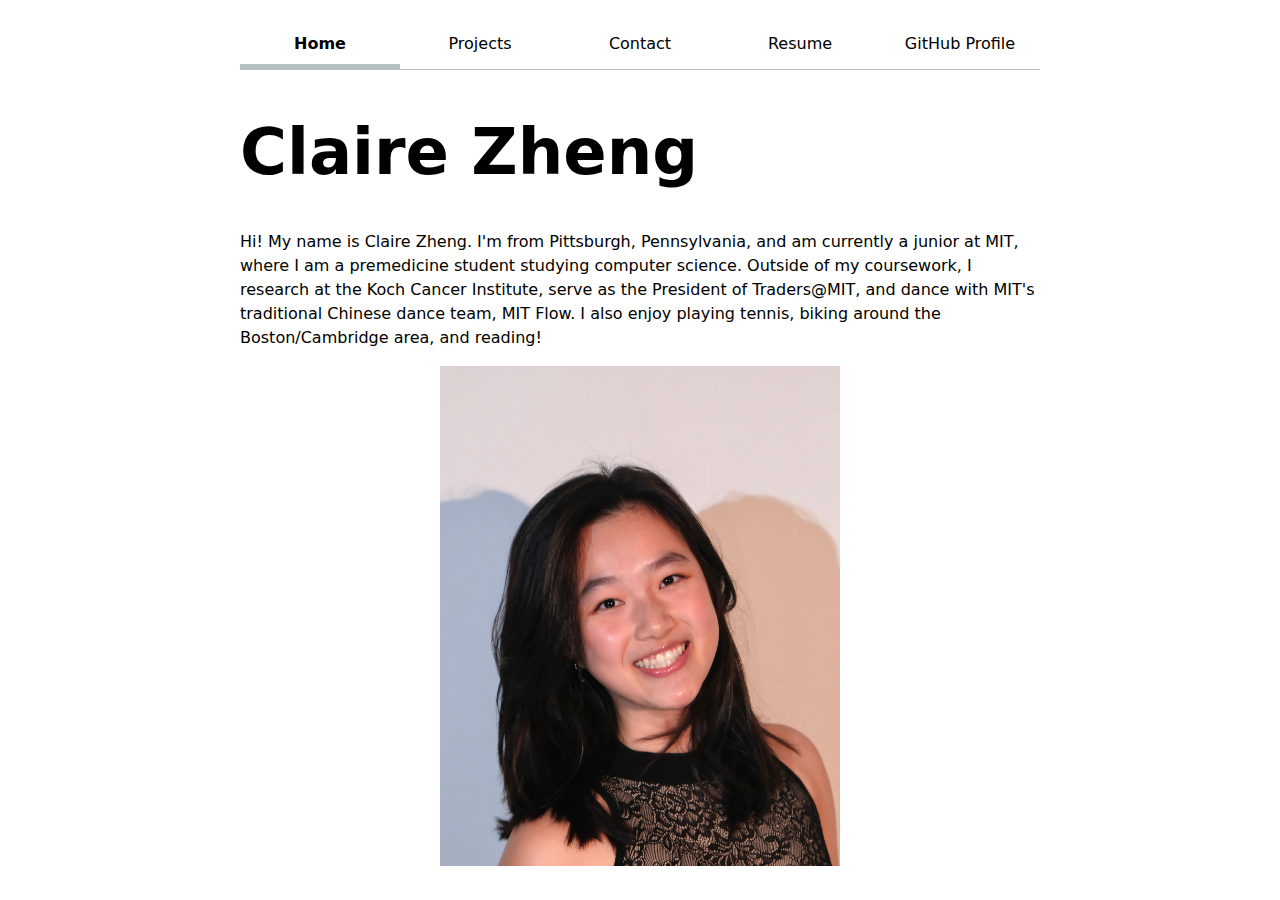
<file: index.html>
<!-- This is a comment in HTML. Any text inside these symbols will not be displayed on the webpage. -->

<!-- 
    To generate a basic HTML boilerplate, type "!" and press "Tab" in a supported code editor.
    
    For a detailed explanation of each element in the HTML boilerplate, you can visit:
    https://www.theodinproject.com/lessons/foundations-html-boilerplate
-->

<!DOCTYPE html>
<html lang="en">
  <head>
    <!-- Start of "head" section  -->
    <meta charset="UTF-8" />
    <meta name="viewport" content="width=device-width, initial-scale=1.0" />
    <title>Claire Zheng: Personal site and portfolio</title>

    <!-- Next line is for Step 5, to link the stylesheet to the HTML page. We will use "link" for this  -->
    <link rel="stylesheet" href="style.css" />
    <!--    rel="stylesheet" specifies the relationship (rel) between the HTML document and the linked file.  
                href="style.css" specifies the location (href) of the external file.
                For example:
                 <link rel="stylesheet" href="style.css">
        -->
    <script type="module" src="global.js"></script>
  </head>
  <!-- End of "head" section  -->

  <body>
    <!-- Start of "body" section  -->
    <!-- <nav> (Navigation) is used to create a menu with links to other pages or external sites. -->
    <nav>
      <!-- Navigation link to the home page -->
      <a href="index.html">Home</a>
      <!--    
                            href="index.html" refers to the file that this link will open.
                            "Home" is the text that will be displayed as the clickable link.
                        -->

      <!-- Complete the navigation as needed following the structure -->
      <a href="projects/index.html">Projects</a>
      <a href="contact/index.html">Contact</a>
      <a href="resume/index.html">Resume</a>
      <a href="https://github.com/clairezheng12" target="_blank"
        >GitHub Profile</a
      >
      <!-- Navigation link to the ____ page (inside the "____" folder) -->

      <!-- NOTE: to link to external URLs you cna directly use the link at 'href'. Then, you can set target="_blank" to make it always open in a new tab.
                        For example:
                        <a href="https://www.google.com" target="_blank">Google</a>
                    -->
    </nav>

    <!-- <h1> (Heading 1) represents the main heading of a webpage or a section.-->
    <h1>Claire Zheng</h1>

    <!-- <p> (Paragraph) represents a paragraph of text.-->
    <p>
      Hi! My name is Claire Zheng. I'm from Pittsburgh, Pennsylvania, and am
      currently a junior at MIT, where I am a premedicine student studying
      computer science. Outside of my coursework, I research at the Koch Cancer
      Institute, serve as the President of Traders@MIT, and dance with MIT's
      traditional Chinese dance team, MIT Flow. I also enjoy playing tennis,
      biking around the Boston/Cambridge area, and reading!
    </p>

    <!-- <img> (Image) tag is used to display images.-->
    <img src="clairez_4.jpg" alt="A headshot of Claire Zheng" class="center" />
    <!-- Example:
            <img src="images/my_image.jpeg" alt="A description of the image">
        -->
  </body>
  <!-- End of "body" section  -->
</html>
</file>
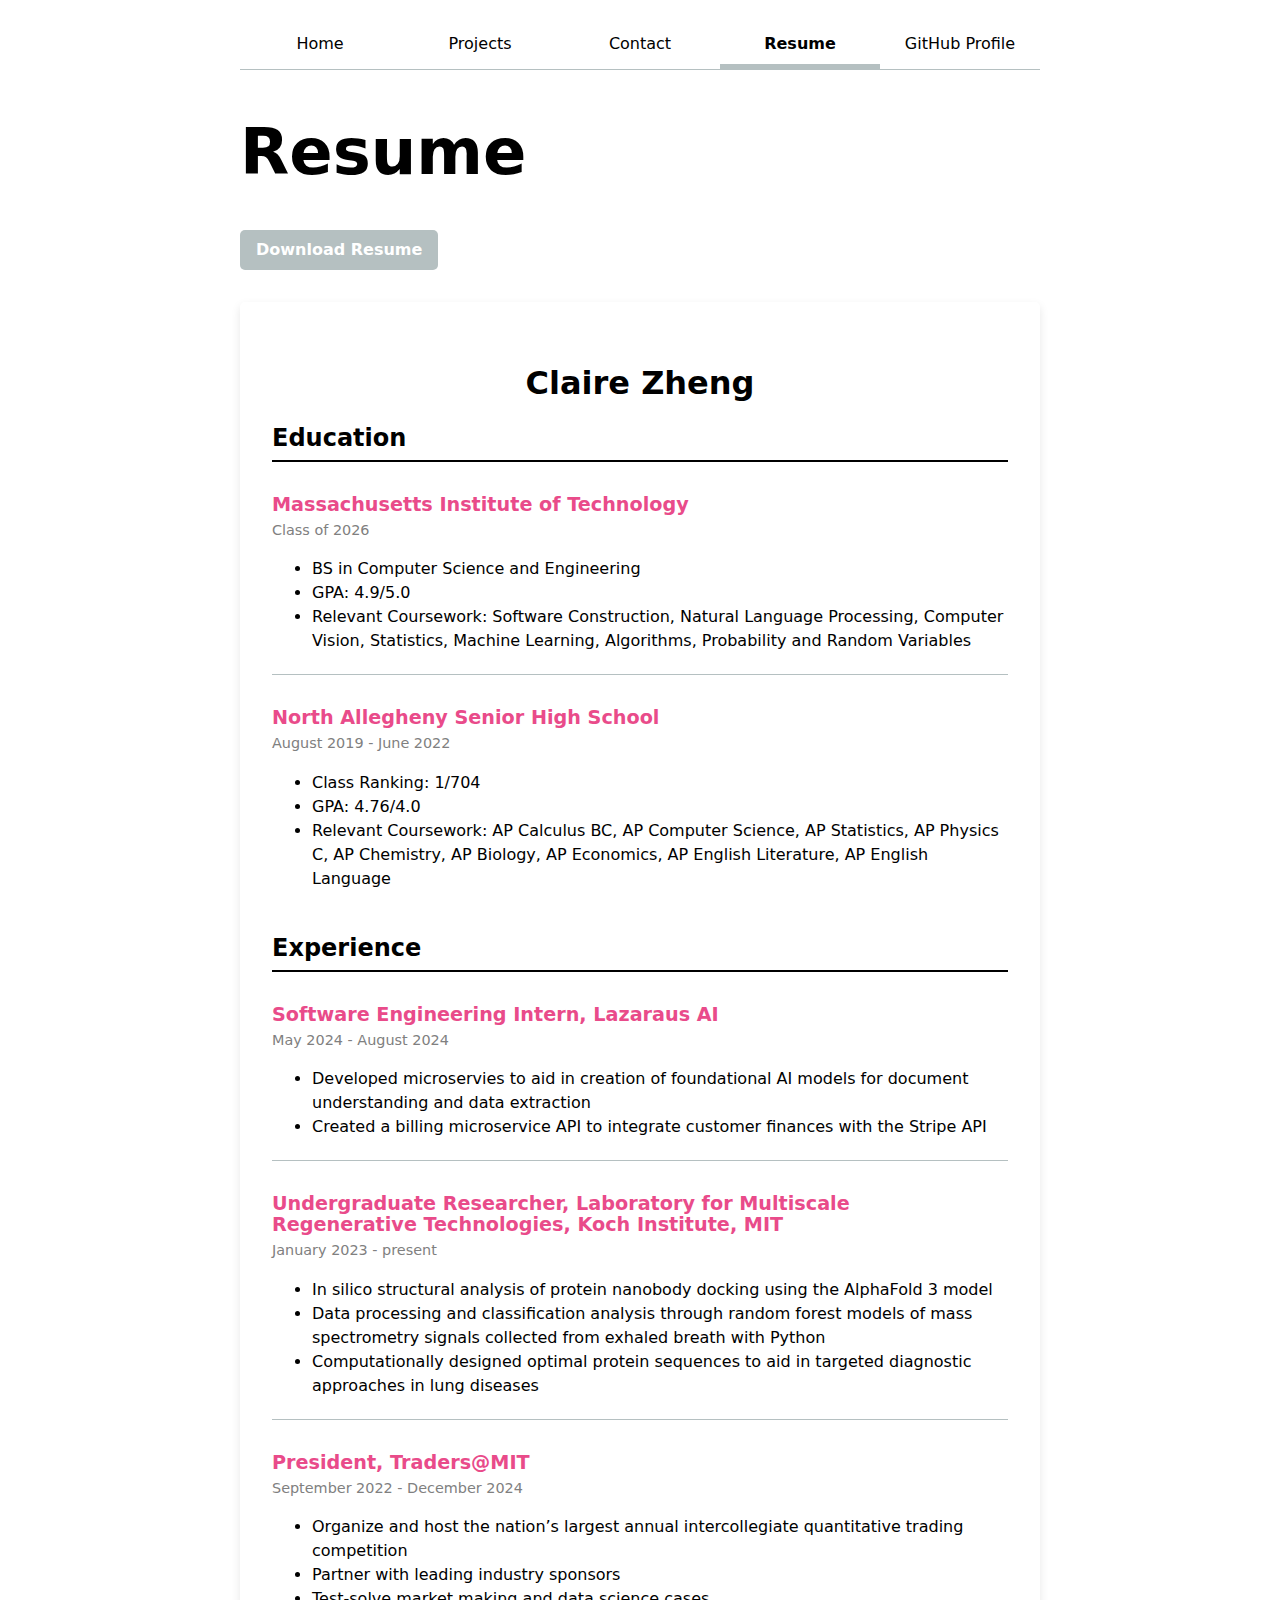
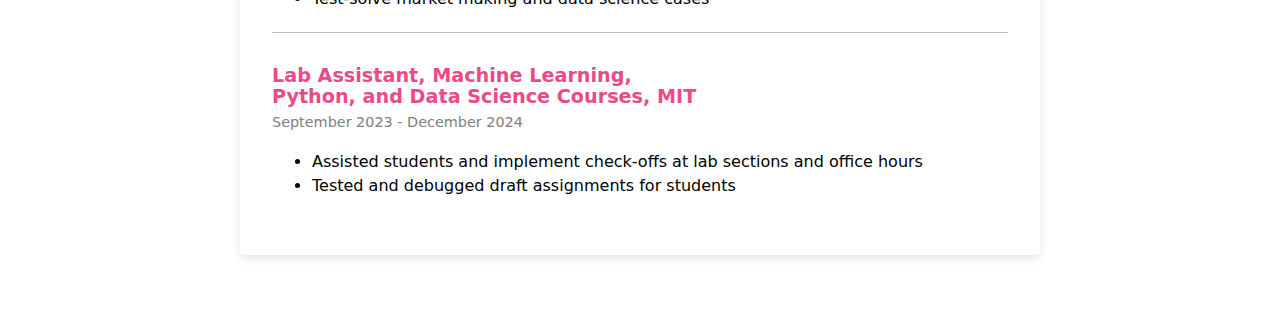
<file: resume/index.html>
<!-- This is a comment in HTML. Any text inside these symbols will not be displayed on the webpage. -->

<!-- 
    To generate a basic HTML boilerplate, type "!" and press "Tab" in a supported code editor.
    
    For a detailed explanation of each element in the HTML boilerplate, you can visit:
    https://www.theodinproject.com/lessons/foundations-html-boilerplate
-->

<!DOCTYPE html>
<html lang="en">
  <head>
    <!-- Start of "head" section  -->
    <meta charset="UTF-8" />
    <meta name="viewport" content="width=device-width, initial-scale=1.0" />
    <title>Resume</title>

    <!-- Next line is for Step 5, to link the stylesheet to the HTML page. We will use "link" for this  -->
    <link rel="stylesheet" href="../style.css" />
    <!--    rel="stylesheet" specifies the relationship (rel) between the HTML document and the linked file.  
                href="style.css" specifies the location (href) of the external file.
                For example:
                 <link rel="stylesheet" href="style.css">
        -->
    <script type="module" src="../global.js"></script>
  </head>
  <!-- End of "head" section  -->

  <body>
    <!-- Start of "body" section  -->
    <!-- <nav> (Navigation) is used to create a menu with links to other pages or external sites. -->
    <nav>
      <!-- Navigation link to the home page -->
      <a href="../index.html">Home</a>
      <!--    
                            href="index.html" refers to the file that this link will open.
                            "Home" is the text that will be displayed as the clickable link.
                        -->

      <!-- Complete the navigation as needed following the structure -->
      <a href="../projects/index.html">Projects</a>
      <a href="../contact/index.html">Contact</a>
      <a href="index.html">Resume</a>
      <a href="https://github.com/clairezheng12" target="_blank"
        >GitHub Profile</a
      >
      <!-- Navigation link to the ____ page (inside the "____" folder) -->

      <!-- NOTE: to link to external URLs you cna directly use the link at 'href'. Then, you can set target="_blank" to make it always open in a new tab.
                        For example:
                        <a href="https://www.google.com" target="_blank">Google</a>
                    -->
    </nav>

    <!-- <h1> (Heading 1) represents the main heading of a webpage or a section.-->
    <h1>Resume</h1>

    <section id="download">
      <p>
        <a href="Claire Zheng Resume Career Fair 2024.pdf" download
          >Download Resume</a
        >
      </p>
    </section>

    <section id="resume">
      <article>
        <header>
          <h3>Claire Zheng</h3>
        </header>

        <section>
          <h4>Education</h4>
          <article>
            <h5>Massachusetts Institute of Technology</h5>
            <time datetime="2022-08">Class of 2026</time>
            <p>
                <ul>
                    <li>BS in Computer Science and Engineering</li>
                    <li>GPA: 4.9/5.0</li>
                    <li>Relevant Coursework: Software Construction, Natural Language Processing, Computer Vision, Statistics, Machine Learning, Algorithms, Probability and Random Variables</li>
                </ul>
            </p>
          </article>
          <article>
            <h5>North Allegheny Senior High School</h5>
            <time datetime="2019-08">August 2019 - June 2022</time>
            <p>
                <ul>
                    <li>Class Ranking: 1/704</li>
                    <li>GPA: 4.76/4.0</li>
                    <li>Relevant Coursework: AP Calculus BC, AP Computer Science, AP Statistics, AP Physics C, AP Chemistry, AP Biology, AP Economics, AP English Literature, AP English Language</li>
                </ul>
            </p>
          </article>
        </section>

        <section>
            <h4>Experience</h4>
            <article>
              <h5>Software Engineering Intern, Lazaraus AI</h5>
              <time datetime="2024-05">May 2024 - August 2024</time>
              <p>
                  <ul>
                      <li>Developed microservies to aid in creation of foundational AI models for document understanding and data extraction</li>
                      <li>Created a billing microservice API to integrate customer finances with the Stripe API</li>
                  </ul>
              </p>
            </article>
            <article>
              <h5>Undergraduate Researcher, Laboratory for Multiscale Regenerative Technologies, Koch Institute, MIT</h5>
              <time datetime="2023-01">January 2023 - present</time>
              <p>
                  <ul>
                      <li>In silico structural analysis of protein nanobody docking using the AlphaFold 3 model</li>
                      <li>Data processing and classification analysis through random forest models of mass spectrometry signals collected from exhaled breath with Python</li>
                      <li>Computationally designed optimal protein sequences to aid in targeted diagnostic approaches in lung diseases</li>
                  </ul>
              </p>
            </article>
            <article>
                <h5>President, Traders@MIT</h5>
                <time datetime="2022-09">September 2022 - December 2024</time>
                <p>
                    <ul>
                        <li>Organize and host the nation’s largest annual intercollegiate quantitative trading competition</li>
                        <li>Partner with leading industry sponsors</li>
                        <li>Test-solve market making and data science cases</li>
                    </ul>
                </p>
              </article>
            <article>
                <h5>Lab Assistant, Machine Learning, Python, and Data Science Courses, MIT</h5>
                <time datetime="2023-09">September 2023 - December 2024</time>
                <p>
                    <ul>
                        <li>Assisted students and implement check-offs at lab sections and office hours</li>
                        <li>Tested and debugged draft assignments for students</li>
                    </ul>
                </p>
              </article>
          </section>
      </article>
    </section>

    <!-- Example:
            <img src="images/my_image.jpeg" alt="A description of the image">
        -->
  </body>
  <!-- End of "body" section  -->
</html>
</file>
<file: style.css>
/* 
   NOTE: this skeleton will help you go through steps 1-3 (some parts are missing for you to work on them!)
   For a better learning, we recomend you take individual parts of this skeleton step-by-step, so that you can see how 
   each part changes the webpage's style as explained in the course website.
*/

/* 
   :root is used to define global CSS variables (custom properties)
   These variables can be reused throughout the stylesheet to maintain consistency
   For examplem we can use :root to define colors
*/
:root {
  --color-accent: oklch(65% 50% 0); /* Primary accent color in OKLCH format */
  --border: oklch(80% 3% 200); /* Gray for borders */
  /* ADD the rest of the color definitions here if needed! */
}

/* STEP 1: Prevent content from getting too wide */

/* 
    Here we can define the base style for the body element. We already added this in Lab 1, but let's complete it!
*/
body {
  font: 100%/1.5 system-ui; /* 100% font size, 1.5 line height, system font. Same as in lab 1 */
  max-width: 50rem; /* Limits width to 50 rems for better readability */
  margin-inline: auto;
  padding: 1rem;
  /* Add here padding around the body */
}

.center {
  display: block;
  margin-left: auto;
  margin-right: auto;
  width: 50%;
}

/* STEP 2: Styling the navigation bar */

/* 
   Step 2.1: Getting <ul> and <li> out of the way
   "display: contents" removes default styling while keeping semantic structure 
   (you do not need to make any changes here for step 2.1, but please take note of it!)
*/
nav ul,
nav li {
  display: contents;
}

/* Step 2.2: Apply Flexbox to the navigation */
nav {
  display: flex; /* Turns nav into a flex container */
}

/* Step 2.3: Style navigation links for each element <a> */
nav a {
  flex: 1; /* step 2.2 for each element to take the same space  */
  text-decoration: none; /* Remove the underline from the links by setting */
  color: inherit;
  text-align: center;
  padding: 0.5em;
  margin-bottom: 0.25em;
  border-bottom-width: 1px;
  border-bottom-style: solid;
  border-bottom-color: var(--border);
}
/* NOTE: please make sure that in each index.html page you add class="current" to the current page*/
/* For example:  <a href="index.html" class="current">Home</a> */

nav a.current {
  padding: 0.5em;
  border-bottom-width: 0.4em;
  border-bottom-style: solid;
  border-bottom-color: var(--border);
  font-weight: bold;
}

/* Before jumping to the next step, remember to complete step 2.3 by editing 'nav' */

/* 
   Step 2.4: Accent color and hover styles
*/
nav a:hover {
  padding: 0.5em;
  border-bottom-width: 0.4em;
  border-bottom-style: solid;
  border-bottom-color: var(--color-accent);
  background-color: oklch(from var(--color-accent) 95% 5% h);
}

/*  STEP 3: Contact form layout */

/* Step 3.1: Integrate typography */
/* (you do not need to make any changes here for step 3.1, but please take note of it!) */
input,
textarea,
button {
  font: inherit; /* Ensures form elements use the same font as the body */
}

/* Step 3.2: Top-down layout */

label,
input,
textarea,
button {
  /* We define the elements in which we want this to take effect */
  display: block;
  width: 100%;
  box-sizing: border-box;
}
label {
  /* We'll add the spacing between labels here */
  margin-block: 0.5rem;
}
button {
  margin-block: 1rem;
}

/* Step 3.3: Grid layout */

form {
  display: grid;
  grid-template-columns: auto 1fr;
  grid-column: 1/-1;
  gap: 1em;
}

button {
  grid-column: 1 / -1;
}

/* STEP 4: Style your projects page */
img {
  max-width: 100%;
}

.projects {
  display: grid;
  grid-template-columns: repeat(auto-fill, minmax(15em, 1fr));
  gap: 1em;
}

.projects article {
  display: grid;
  grid-template-rows: subgrid;
  grid-row: span 3;
}

.projects h2 {
  margin: 0;
}

h1 {
  font-size: 400%;
}

h1,
h2,
h3,
h4,
h5,
h6 {
  line-height: 1.1;
  text-wrap: balance;
}

/* STEP 5: Style your CV */

/* HINT: one thing you could do here is define an ID selector in your resume/index.html -> <section id="resume"> 
             and then you can generate a layour just for your resume
             For example:
    */
#resume {
  /* Use this # as your ID selector */
  max-width: 50rem;
  margin: 2rem auto;
  padding: 2rem;
  box-shadow: 0 4px 10px rgba(0, 0, 0, 0.1);
  border-radius: 5px;
}

#download p a {
  display: inline-block;
  padding: 0.5rem 1rem;
  background: var(--border);
  color: white;
  border-radius: 5px;
  font-weight: bold;
  text-decoration: none;
}

#download p a:hover {
  background-color: var(--color-accent);
}

#resume h3 {
  text-align: center;
  font-size: 2rem;
  margin-bottom: 1rem;
}

#resume h4 {
  font-size: 1.5rem;
  margin-top: 1.5rem;
  border-bottom: 2px solid black;
  padding-bottom: 0.5rem;
}

#resume section article {
  margin-bottom: 0.3rem;
  padding-bottom: 0.3rem;
  border-bottom: 1px solid var(--border);
}

#resume section article:last-child {
  border-bottom: none;
}

#resume h5 {
  font-size: 1.2rem;
  color: var(--color-accent);
  margin-bottom: 0.3rem;
}

#resume time {
  display: block;
  font-size: 0.9rem;
  color: gray;
  margin-bottom: 0.5rem;
}

#resume p {
  font-size: 1rem;
  line-height: 1.5;
}
</file>
